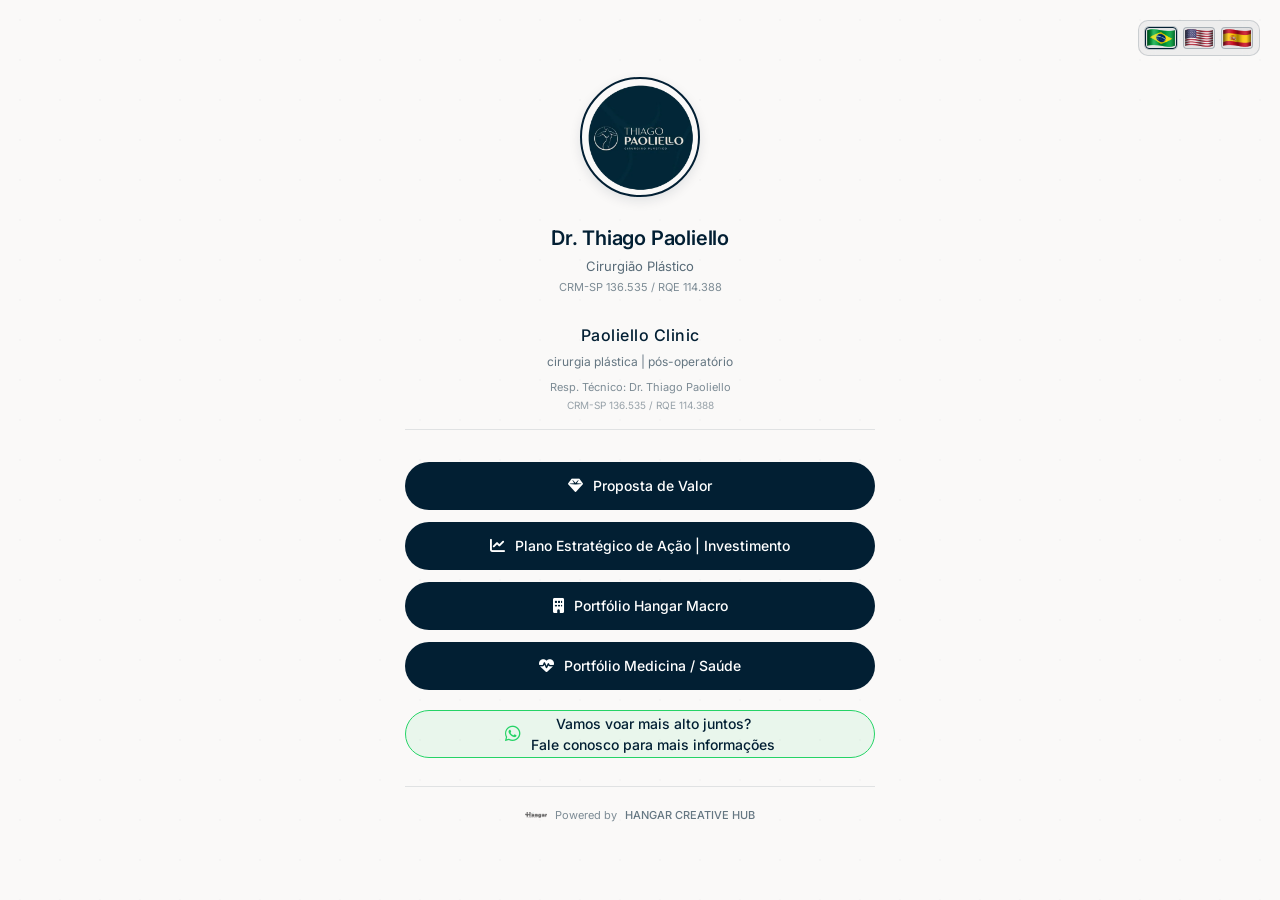
<file: index.html>
<!DOCTYPE html>
<html lang="pt-BR">
<head>
    <meta charset="UTF-8">
    <meta name="viewport" content="width=device-width, initial-scale=1.0">
    <title>Dr. Thiago Paoliello | Cirurgião Plástico</title>
    
    <!-- Fontes -->
    <link href="https://fonts.googleapis.com/css2?family=Inter:wght@300;400;500;600;700&display=swap" rel="stylesheet">
    
    <!-- CSS -->
    <link rel="stylesheet" href="style.css">
    <link rel="stylesheet" href="https://cdnjs.cloudflare.com/ajax/libs/font-awesome/6.4.0/css/all.min.css">
</head>
<body>

    <!-- Controles de idioma -->
    <div class="controls">
        <div class="language-selector">
            <button class="lang-btn pt active" data-lang="pt" title="Português">
                <img src="images/brasil.png" alt="Português" class="flag-icon">
            </button>
            <button class="lang-btn en" data-lang="en" title="English">
                <img src="images/eua.png" alt="English" class="flag-icon">
            </button>
            <button class="lang-btn es" data-lang="es" title="Español">
                <img src="images/es.png" alt="Español" class="flag-icon">
            </button>
        </div>
    </div>

    <div class="container">
        
        <!-- CONTEÚDO PORTUGUÊS -->
        <div id="content-pt" class="language-content active">
            
            <!-- Foto do Cliente -->
            <div class="logo-area">
                <img src="images/perfil.jpg" alt="Dr. Thiago Paoliello" class="clinic-photo">
                <h2 class="doctor-name">Dr. Thiago Paoliello</h2>
                <p class="doctor-title">Cirurgião Plástico</p>
                <p class="doctor-crm">CRM-SP 136.535 / RQE 114.388</p>
            </div>

            <!-- Clinic Info -->
            <div class="clinic-info">
                <h3 class="clinic-name">Paoliello Clinic</h3>
                <p class="clinic-specialty">cirurgia plástica | pós-operatório</p>
                <p class="clinical-director">Resp. Técnico: Dr. Thiago Paoliello</p>
                <p class="clinical-director-crm">CRM-SP 136.535 / RQE 114.388</p>
            </div>

            <!-- BOTÕES -->
            <div class="buttons-container">
                <a href="proposta-valor.html" class="link-button primary-button" target="_blank" rel="noopener noreferrer">
                    <div class="link-button-content">
                        <i class="fas fa-gem"></i>
                        <span class="button-text">Proposta de Valor</span>
                    </div>
                </a>

                <a href="images/proposta.png" class="link-button primary-button" target="_blank" rel="noopener noreferrer">
                    <div class="link-button-content">
                        <i class="fas fa-chart-line"></i>
                        <span class="button-text">Plano Estratégico de Ação | Investimento</span>
                    </div>
                </a>

                <a href="Portifolio/Portifolio Hangar.pdf" class="link-button primary-button" target="_blank" rel="noopener noreferrer">
                    <div class="link-button-content">
                        <i class="fas fa-building"></i>
                        <span class="button-text">Portfólio Hangar Macro</span>
                    </div>
                </a>

                <!-- BOTÃO PORTFÓLIO MEDICINA - AGORA APONTA PARA GALERIA -->
                <a href="galeria-medicos.html" class="link-button primary-button" target="_blank" rel="noopener noreferrer">
                    <div class="link-button-content">
                        <i class="fas fa-heartbeat"></i>
                        <span class="button-text">Portfólio Medicina / Saúde</span>
                    </div>
                </a>

                <!-- BOTÃO DE CONTATO - WHATSAPP -->
                <a href="https://api.whatsapp.com/send?phone=558588670785&text=Olá! Vi a proposta exclusiva para o Dr. Thiago Paoliello e quero saber mais." class="link-button contact-button" target="_blank" rel="noopener noreferrer">
                    <div class="link-button-content">
                        <i class="fab fa-whatsapp"></i>
                        <span class="button-text">Vamos voar mais alto juntos? <br/> Fale conosco para mais informações</span>
                    </div>
                </a>
            </div>

            <!-- FOOTER -->
            <div class="footer">
                <div class="footer-content">
                    <img src="images/perfil2.png" alt="Hangar" class="footer-logo">
                    <span>Powered by</span>
                    <a href="https://www.hangarcreativehub.com/" target="_blank" rel="noopener noreferrer" class="footer-link">HANGAR CREATIVE HUB</a>
                </div>
            </div>
        </div>

        <!-- CONTEÚDO INGLÊS -->
        <div id="content-en" class="language-content">
            <div class="logo-area">
                <img src="images/perfil.jpg" alt="Dr. Thiago Paoliello" class="clinic-photo">
                <h2 class="doctor-name">Dr. Thiago Paoliello</h2>
                <p class="doctor-title">Plastic Surgeon</p>
                <p class="doctor-crm">CRM-SP 136.535 / RQE 114.388</p>
            </div>

            <div class="clinic-info">
                <h3 class="clinic-name">Paoliello Clinic</h3>
                <p class="clinic-specialty">plastic surgery | postoperative care</p>
                <p class="clinical-director">Technical Director: Dr. Thiago Paoliello</p>
                <p class="clinical-director-crm">CRM-SP 136.535 / RQE 114.388</p>
            </div>

            <div class="buttons-container">
                <a href="proposta-valor.html" class="link-button primary-button" target="_blank" rel="noopener noreferrer">
                    <div class="link-button-content">
                        <i class="fas fa-gem"></i>
                        <span class="button-text">Value Proposition</span>
                    </div>
                </a>

                <a href="images/proposta.png" class="link-button primary-button" target="_blank" rel="noopener noreferrer">
                    <div class="link-button-content">
                        <i class="fas fa-chart-line"></i>
                        <span class="button-text">Strategic Action Plan</span>
                    </div>
                </a>

                <a href="Portifolio/Portifolio Hangar.pdf" class="link-button primary-button" target="_blank" rel="noopener noreferrer">
                    <div class="link-button-content">
                        <i class="fas fa-building"></i>
                        <span class="button-text">Hangar Macro Portfolio</span>
                    </div>
                </a>

                <a href="galeria-medicos.html" class="link-button primary-button" target="_blank" rel="noopener noreferrer">
                    <div class="link-button-content">
                        <i class="fas fa-heartbeat"></i>
                        <span class="button-text">Medicine / Health Portfolio</span>
                    </div>
                </a>

                <a href="https://api.whatsapp.com/send?phone=558588670785&text=Hello! I saw the exclusive proposal for Dr. Thiago Paoliello and I want to know more." class="link-button contact-button" target="_blank" rel="noopener noreferrer">
                    <div class="link-button-content">
                        <i class="fab fa-whatsapp"></i>
                        <span class="button-text">Let's fly higher together? <br/> Contact us for more information</span>
                    </div>
                </a>
            </div>

            <div class="footer">
                <div class="footer-content">
                    <img src="images/perfil2.png" alt="Hangar" class="footer-logo">
                    <span>Powered by</span>
                    <a href="https://www.hangarcreativehub.com/" target="_blank" rel="noopener noreferrer" class="footer-link">HANGAR CREATIVE HUB</a>
                </div>
            </div>
        </div>

        <!-- CONTEÚDO ESPANHOL -->
        <div id="content-es" class="language-content">
            <div class="logo-area">
                <img src="images/perfil.jpg" alt="Dr. Thiago Paoliello" class="clinic-photo">
                <h2 class="doctor-name">Dr. Thiago Paoliello</h2>
                <p class="doctor-title">Cirujano Plástico</p>
                <p class="doctor-crm">CRM-SP 136.535 / RQE 114.388</p>
            </div>

            <div class="clinic-info">
                <h3 class="clinic-name">Paoliello Clinic</h3>
                <p class="clinic-specialty">cirugía plástica | postoperatorio</p>
                <p class="clinical-director">Director Técnico: Dr. Thiago Paoliello</p>
                <p class="clinical-director-crm">CRM-SP 136.535 / RQE 114.388</p>
            </div>

            <div class="buttons-container">
                <a href="proposta-valor.html" class="link-button primary-button" target="_blank" rel="noopener noreferrer">
                    <div class="link-button-content">
                        <i class="fas fa-gem"></i>
                        <span class="button-text">Propuesta de Valor</span>
                    </div>
                </a>

                <a href="images/proposta.png" class="link-button primary-button" target="_blank" rel="noopener noreferrer">
                    <div class="link-button-content">
                        <i class="fas fa-chart-line"></i>
                        <span class="button-text">Plan Estratégico de Acción</span>
                    </div>
                </a>

                <a href="Portifolio/Portifolio Hangar.pdf" class="link-button primary-button" target="_blank" rel="noopener noreferrer">
                    <div class="link-button-content">
                        <i class="fas fa-building"></i>
                        <span class="button-text">Portafolio Hangar Macro</span>
                    </div>
                </a>

                <a href="galeria-medicos.html" class="link-button primary-button" target="_blank" rel="noopener noreferrer">
                    <div class="link-button-content">
                        <i class="fas fa-heartbeat"></i>
                        <span class="button-text">Portafolio Medicina / Salud</span>
                    </div>
                </a>

                <a href="https://api.whatsapp.com/send?phone=558588670785&text=¡Hola! Vi la propuesta exclusiva para el Dr. Thiago Paoliello y quiero saber más." class="link-button contact-button" target="_blank" rel="noopener noreferrer">
                    <div class="link-button-content">
                        <i class="fab fa-whatsapp"></i>
                        <span class="button-text">¿Volamos más alto juntos? <br/> Contáctanos para más información</span>
                    </div>
                </a>
            </div>

            <div class="footer">
                <div class="footer-content">
                    <img src="images/perfil2.png" alt="Hangar" class="footer-logo">
                    <span>Powered by</span>
                    <a href="https://www.hangarcreativehub.com/" target="_blank" rel="noopener noreferrer" class="footer-link">HANGAR CREATIVE HUB</a>
                </div>
            </div>
        </div>

    </div>

    <script src="script.js"></script>
</body>
</html>
</file>
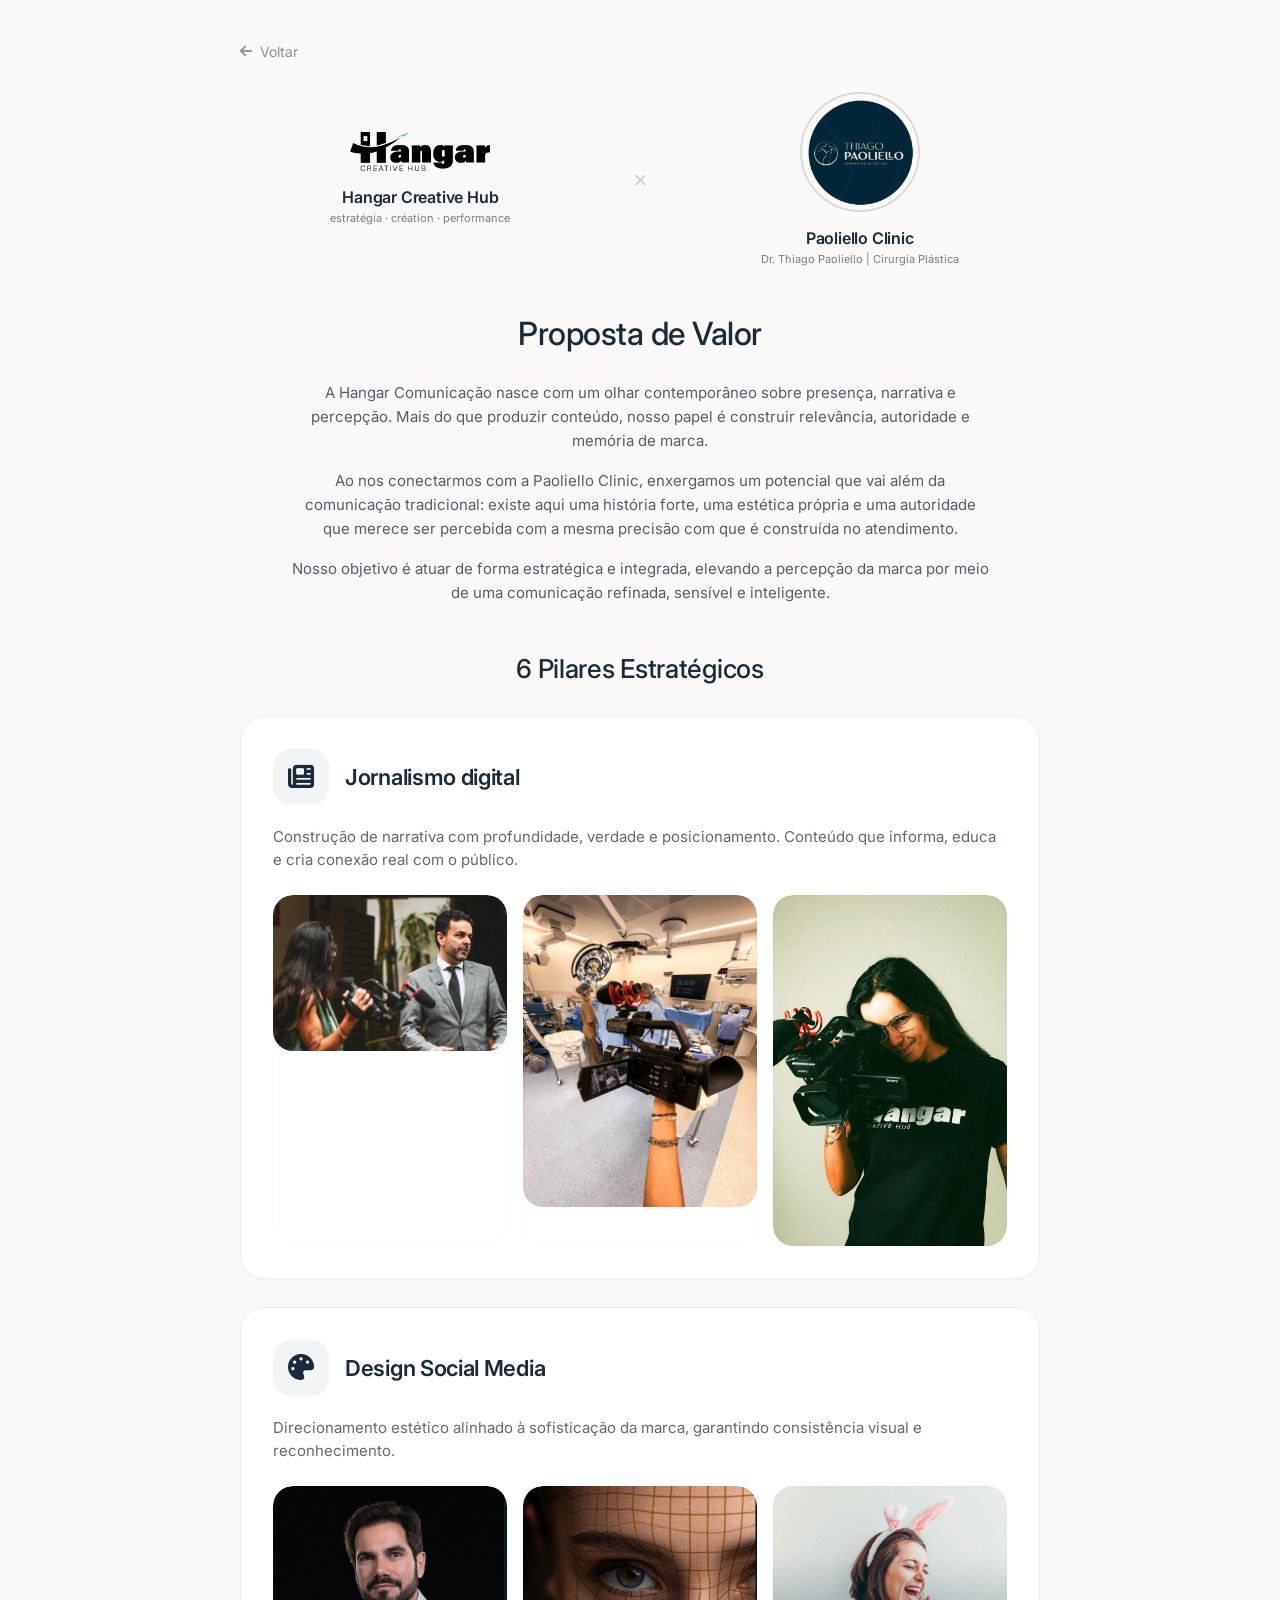
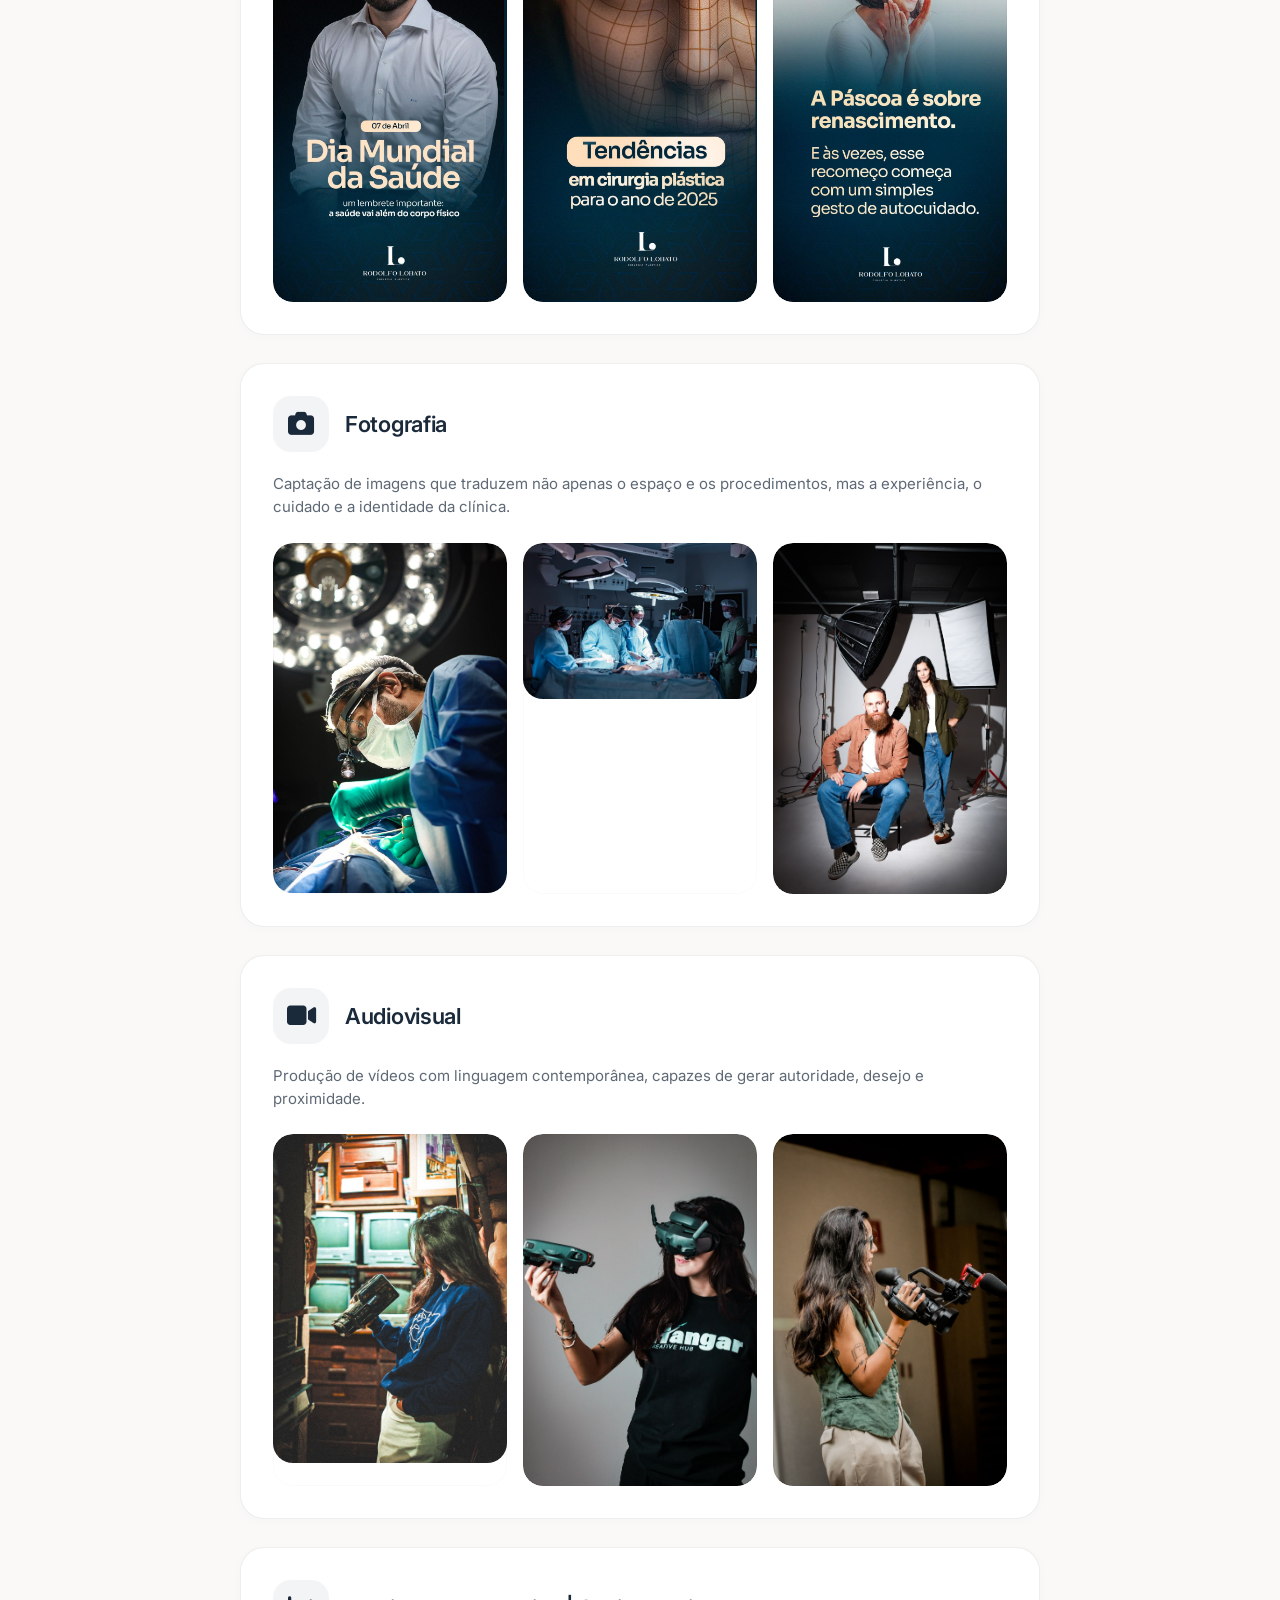
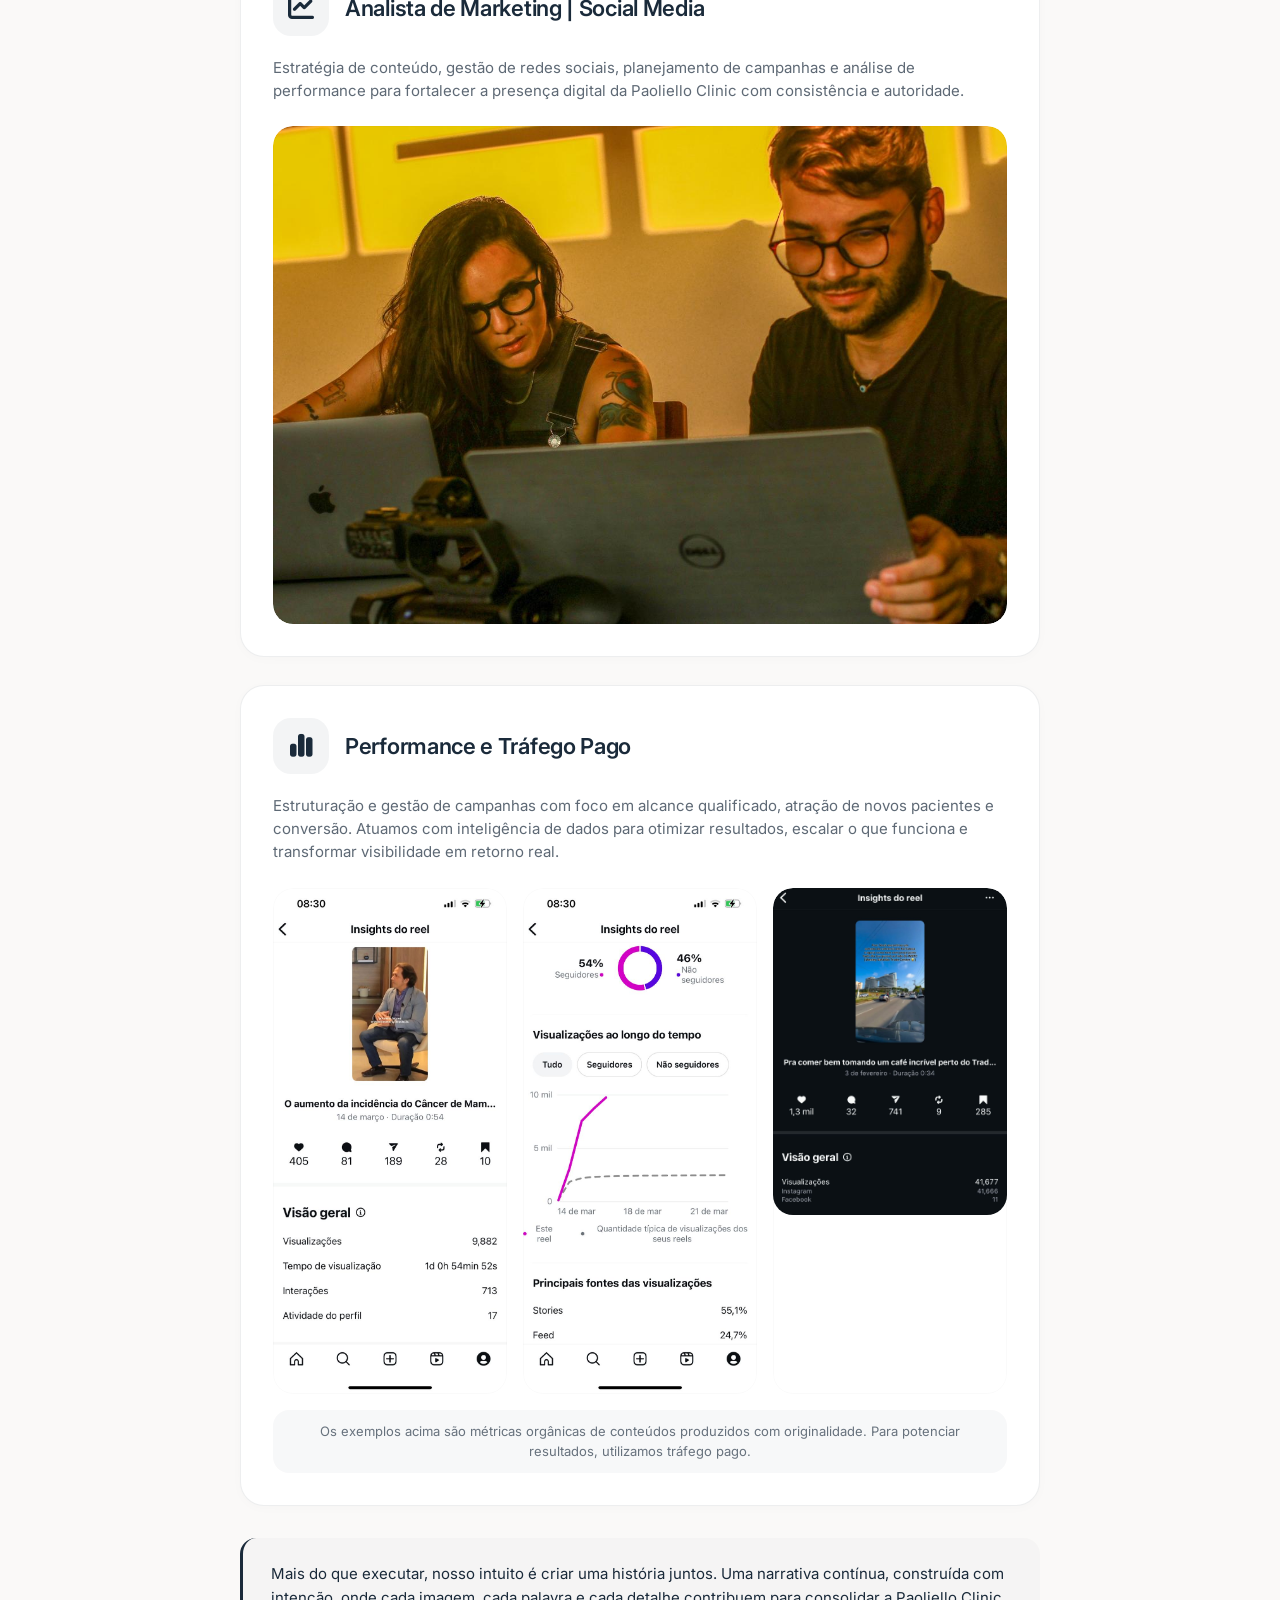
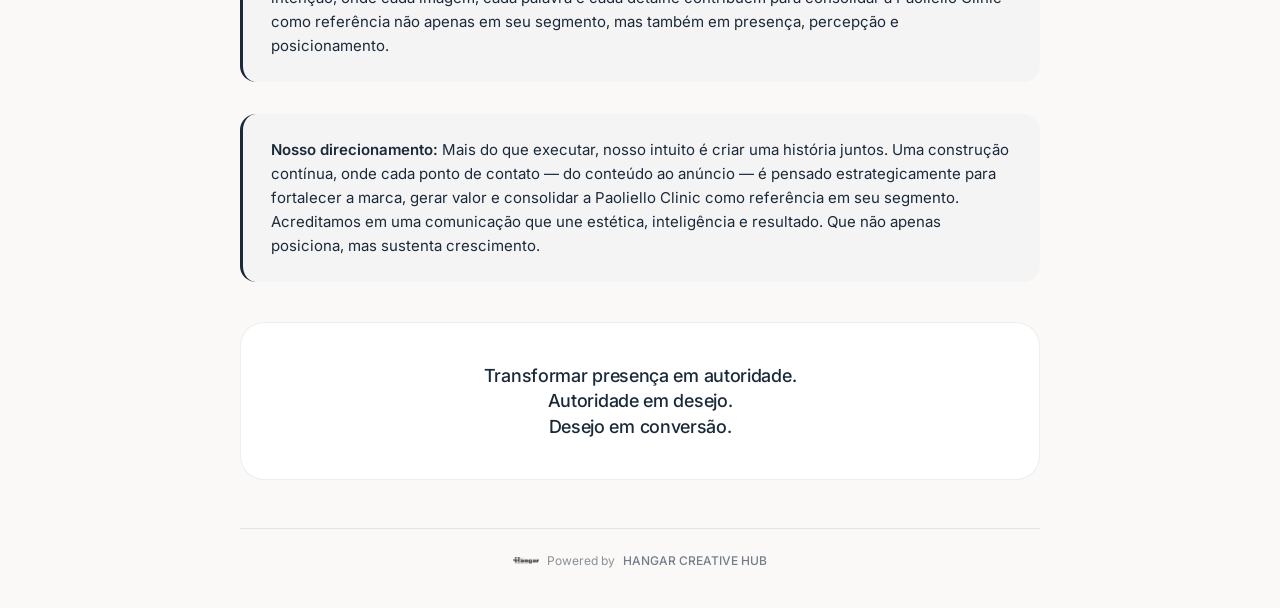
<file: proposta-valor.html>
<!DOCTYPE html>
<html lang="pt-BR">
<head>
    <meta charset="UTF-8">
    <meta name="viewport" content="width=device-width, initial-scale=1.0">
    <title>Proposta de Valor | Hangar × Paoliello Clinic</title>
    <link href="https://fonts.googleapis.com/css2?family=Inter:wght@300;400;500;600;700&display=swap" rel="stylesheet">
    <link rel="stylesheet" href="https://cdnjs.cloudflare.com/ajax/libs/font-awesome/6.4.0/css/all.min.css">
    <style>
        * {
            margin: 0;
            padding: 0;
            box-sizing: border-box;
        }
        
        body {
            background: #FAF9F8;
            font-family: 'Inter', sans-serif;
            color: #1a2a3a;
            min-height: 100vh;
            padding: 40px 24px;
        }
        
        .container {
            max-width: 800px;
            width: 100%;
            margin: 0 auto;
        }
        
        /* Back link */
        .back-link {
            display: inline-flex;
            align-items: center;
            gap: 8px;
            color: rgba(26, 42, 58, 0.5);
            text-decoration: none;
            margin-bottom: 32px;
            font-size: 14px;
            transition: color 0.2s;
        }
        
        .back-link:hover {
            color: #1a2a3a;
        }
        
        /* Header com perfis lado a lado */
        .partners-header {
            display: flex;
            justify-content: center;
            align-items: center;
            gap: 32px;
            margin-bottom: 48px;
            flex-wrap: wrap;
        }
        
        .partner {
            text-align: center;
            flex: 1;
            min-width: 160px;
        }
        
        /* Hangar logo - SEM MOLDURA, retangular */
        .hangar-logo {
            width: 140px;
            height: auto;
            object-fit: contain;
            margin-bottom: 12px;
        }
        
        /* Paoliello foto - redonda */
        .paoliello-photo {
            width: 120px;
            height: 120px;
            border-radius: 50%;
            object-fit: cover;
            border: 2px solid rgba(26, 42, 58, 0.15);
            margin-bottom: 12px;
        }
        
        .partner-name {
            font-size: 16px;
            font-weight: 600;
            letter-spacing: -0.2px;
            color: #1a2a3a;
            margin-bottom: 4px;
        }
        
        .partner-title {
            font-size: 11px;
            color: rgba(26, 42, 58, 0.6);
        }
        
        .divider-symbol {
            font-size: 24px;
            color: rgba(26, 42, 58, 0.25);
            font-weight: 300;
        }
        
        /* Títulos */
        h1 {
            font-size: 32px;
            font-weight: 500;
            letter-spacing: -0.5px;
            color: #1a2a3a;
            text-align: center;
            margin-bottom: 28px;
        }
        
        /* Bloco de texto principal */
        .intro-text {
            max-width: 700px;
            margin: 0 auto 40px auto;
        }
        
        .intro-text p {
            font-size: 15px;
            line-height: 1.6;
            color: rgba(26, 42, 58, 0.75);
            margin-bottom: 16px;
            text-align: center;
        }
        
        /* Pilares - Layout VERTICAL (um por linha) */
        .pillars-title {
            font-size: 26px;
            font-weight: 500;
            text-align: center;
            margin: 48px 0 32px 0;
            letter-spacing: -0.3px;
        }
        
        .pilar-card {
            background: #ffffff;
            border-radius: 24px;
            padding: 32px;
            margin-bottom: 28px;
            transition: all 0.3s ease;
            border: 1px solid rgba(26, 42, 58, 0.08);
            box-shadow: 0 2px 12px rgba(0, 0, 0, 0.02);
        }
        
        .pilar-card:hover {
            transform: translateY(-3px);
            border-color: rgba(26, 42, 58, 0.15);
            box-shadow: 0 12px 28px rgba(0, 0, 0, 0.05);
        }
        
        .pilar-header {
            display: flex;
            align-items: center;
            gap: 16px;
            margin-bottom: 20px;
        }
        
        .pilar-icon {
            width: 56px;
            height: 56px;
            background: rgba(26, 42, 58, 0.05);
            border-radius: 18px;
            display: flex;
            align-items: center;
            justify-content: center;
        }
        
        .pilar-icon i {
            font-size: 26px;
            color: #1a2a3a;
        }
        
        .pilar-card h3 {
            font-size: 22px;
            font-weight: 600;
            letter-spacing: -0.3px;
            color: #1a2a3a;
        }
        
        .pilar-card p {
            font-size: 15px;
            line-height: 1.55;
            color: rgba(26, 42, 58, 0.7);
            margin-bottom: 24px;
        }
        
        /* Galeria de imagens - COM ARREDONDAMENTO COMPLETO */
        .image-gallery {
            display: flex;
            gap: 16px;
            flex-wrap: wrap;
            margin-top: 8px;
        }
        
        .gallery-item {
            flex: 1;
            min-width: 140px;
            border-radius: 20px;
            overflow: hidden;
            cursor: pointer;
            transition: all 0.3s ease;
            background: transparent;
            line-height: 0;
            position: relative;
        }
        
        .gallery-item::after {
            content: '';
            position: absolute;
            top: 0;
            left: 0;
            right: 0;
            bottom: 0;
            border-radius: 20px;
            pointer-events: none;
            box-shadow: inset 0 0 0 1px rgba(0, 0, 0, 0.02);
        }
        
        .gallery-item:hover {
            transform: scale(1.02);
            box-shadow: 0 8px 20px rgba(0, 0, 0, 0.1);
        }
        
        .gallery-item img {
            width: 100%;
            height: auto;
            display: block;
            transition: transform 0.3s ease;
            border-radius: 20px;
        }
        
        .gallery-item:hover img {
            transform: scale(1.03);
        }
        
        /* Texto adicional de performance */
        .performance-note {
            margin-top: 16px;
            padding: 12px 16px;
            background: rgba(26, 42, 58, 0.03);
            border-radius: 16px;
            font-size: 13px;
            color: rgba(26, 42, 58, 0.65);
            line-height: 1.5;
            text-align: center;
        }
        
        /* Highlight blocks */
        .highlight-block {
            background: rgba(26, 42, 58, 0.02);
            border-left: 3px solid #1a2a3a;
            padding: 24px 28px;
            margin: 32px 0;
            border-radius: 16px;
        }
        
        .highlight-block p {
            font-size: 15px;
            line-height: 1.6;
            color: #1a2a3a;
        }
        
        .highlight-block strong {
            font-weight: 600;
        }
        
        .vision-block {
            text-align: center;
            padding: 40px 28px;
            background: #ffffff;
            border-radius: 24px;
            margin: 40px 0 32px;
            border: 1px solid rgba(26, 42, 58, 0.08);
        }
        
        .vision-block p {
            font-size: 18px;
            font-weight: 500;
            letter-spacing: -0.3px;
            color: #1a2a3a;
            line-height: 1.4;
        }
        
        /* FOOTER PADRONIZADO */
        .footer {
            margin-top: 48px;
            padding-top: 24px;
            border-top: 1px solid rgba(26, 42, 58, 0.1);
            text-align: center;
        }
        
        .footer-content {
            display: flex;
            align-items: center;
            justify-content: center;
            gap: 8px;
            flex-wrap: wrap;
            font-size: 12px;
            color: rgba(26, 42, 58, 0.5);
        }
        
        .footer-logo {
            width: 26px;
            height: auto;
            opacity: 0.7;
            transition: opacity 0.2s;
        }
        
        .footer-logo:hover {
            opacity: 1;
        }
        
        .footer-link {
            color: rgba(26, 42, 58, 0.6);
            text-decoration: none;
            font-weight: 500;
            transition: color 0.2s;
        }
        
        .footer-link:hover {
            color: #1a2a3a;
            text-decoration: underline;
        }
        
        @media (max-width: 680px) {
            body {
                padding: 24px 16px;
            }
            
            .container {
                max-width: 100%;
            }
            
            h1 {
                font-size: 26px;
            }
            
            .partners-header {
                gap: 16px;
            }
            
            .hangar-logo {
                width: 100px;
            }
            
            .paoliello-photo {
                width: 90px;
                height: 90px;
            }
            
            .partner-name {
                font-size: 13px;
            }
            
            .pilar-card {
                padding: 24px;
            }
            
            .pilar-icon {
                width: 48px;
                height: 48px;
            }
            
            .pilar-icon i {
                font-size: 22px;
            }
            
            .pilar-card h3 {
                font-size: 20px;
            }
            
            .pilar-card p {
                font-size: 14px;
            }
            
            .image-gallery {
                gap: 12px;
            }
            
            .gallery-item {
                min-width: calc(33.33% - 8px);
            }
            
            .highlight-block {
                padding: 20px;
            }
            
            .vision-block p {
                font-size: 16px;
            }
            
            .footer-logo {
                width: 22px;
            }
            
            .performance-note {
                font-size: 12px;
            }
        }
        
        @media (max-width: 480px) {
            .image-gallery {
                flex-direction: column;
            }
            
            .gallery-item {
                min-width: 100%;
            }
        }
    </style>
</head>
<body>
    <div class="container">
        <a href="index.html" class="back-link">
            <i class="fas fa-arrow-left"></i> Voltar
        </a>

        <!-- PERFIS LADO A LADO -->
        <div class="partners-header">
            <div class="partner">
                <img src="images/perfil2.png" alt="Hangar Creative Hub" class="hangar-logo">
                <div class="partner-name">Hangar Creative Hub</div>
                <div class="partner-title">estratégia · création · performance</div>
            </div>
            <span class="divider-symbol">×</span>
            <div class="partner">
                <img src="images/perfil.jpg" alt="Dr. Thiago Paoliello" class="paoliello-photo">
                <div class="partner-name">Paoliello Clinic</div>
                <div class="partner-title">Dr. Thiago Paoliello | Cirurgia Plástica</div>
            </div>
        </div>

        <h1>Proposta de Valor</h1>
        
        <!-- TEXTO DE ABERTURA -->
        <div class="intro-text">
            <p>A Hangar Comunicação nasce com um olhar contemporâneo sobre presença, narrativa e percepção. Mais do que produzir conteúdo, nosso papel é construir relevância, autoridade e memória de marca.</p>
            <p>Ao nos conectarmos com a Paoliello Clinic, enxergamos um potencial que vai além da comunicação tradicional: existe aqui uma história forte, uma estética própria e uma autoridade que merece ser percebida com a mesma precisão com que é construída no atendimento.</p>
            <p>Nosso objetivo é atuar de forma estratégica e integrada, elevando a percepção da marca por meio de uma comunicação refinada, sensível e inteligente.</p>
        </div>

        <!-- TÍTULO DOS PILARES -->
        <div class="pillars-title">6 Pilares Estratégicos</div>
        
        <!-- PILAR 1: Jornalismo Digital COM IMAGENS -->
        <div class="pilar-card">
            <div class="pilar-header">
                <div class="pilar-icon">
                    <i class="fas fa-newspaper"></i>
                </div>
                <h3>Jornalismo digital</h3>
            </div>
            <p>Construção de narrativa com profundidade, verdade e posicionamento. Conteúdo que informa, educa e cria conexão real com o público.</p>
            <div class="image-gallery">
                <div class="gallery-item">
                    <img src="images/foto1.jpeg" alt="Foto 1" onerror="this.src='https://placehold.co/600x450/e9ecef/1a2a3a?text=Foto+1'">
                </div>
                <div class="gallery-item">
                    <img src="images/foto2.jpeg" alt="Foto 2" onerror="this.src='https://placehold.co/600x450/e9ecef/1a2a3a?text=Foto+2'">
                </div>
                <div class="gallery-item">
                    <img src="images/foto3.jpeg" alt="Foto 3" onerror="this.src='https://placehold.co/450x600/e9ecef/1a2a3a?text=Foto+3'">
                </div>
            </div>
        </div>
        
        <!-- PILAR 2: DESIGN SOCIAL MEDIA COM IMAGENS (foto4, foto5, foto6) -->
        <div class="pilar-card">
            <div class="pilar-header">
                <div class="pilar-icon">
                    <i class="fas fa-palette"></i>
                </div>
                <h3>Design Social Media</h3>
            </div>
            <p>Direcionamento estético alinhado à sofisticação da marca, garantindo consistência visual e reconhecimento.</p>
            <div class="image-gallery">
                <div class="gallery-item">
                    <img src="images/foto4.jpeg" alt="Foto 4" onerror="this.src='https://placehold.co/600x450/e9ecef/1a2a3a?text=Foto+4'">
                </div>
                <div class="gallery-item">
                    <img src="images/foto5.jpeg" alt="Foto 5" onerror="this.src='https://placehold.co/600x450/e9ecef/1a2a3a?text=Foto+5'">
                </div>
                <div class="gallery-item">
                    <img src="images/foto6.jpeg" alt="Foto 6" onerror="this.src='https://placehold.co/600x450/e9ecef/1a2a3a?text=Foto+6'">
                </div>
            </div>
        </div>
        
        <!-- PILAR 3: Fotografia COM IMAGENS -->
        <div class="pilar-card">
            <div class="pilar-header">
                <div class="pilar-icon">
                    <i class="fas fa-camera"></i>
                </div>
                <h3>Fotografia</h3>
            </div>
            <p>Captação de imagens que traduzem não apenas o espaço e os procedimentos, mas a experiência, o cuidado e a identidade da clínica.</p>
            <div class="image-gallery">
                <div class="gallery-item">
                    <img src="images/foto7.jpeg" alt="Foto 7" onerror="this.src='https://placehold.co/600x450/e9ecef/1a2a3a?text=Foto+7'">
                </div>
                <div class="gallery-item">
                    <img src="images/foto8.jpeg" alt="Foto 8" onerror="this.src='https://placehold.co/600x450/e9ecef/1a2a3a?text=Foto+8'">
                </div>
                <div class="gallery-item">
                    <img src="images/foto9.jpeg" alt="Foto 9" onerror="this.src='https://placehold.co/600x450/e9ecef/1a2a3a?text=Foto+9'">
                </div>
            </div>
        </div>
        
        <!-- PILAR 4: Audiovisual COM IMAGENS -->
        <div class="pilar-card">
            <div class="pilar-header">
                <div class="pilar-icon">
                    <i class="fas fa-video"></i>
                </div>
                <h3>Audiovisual</h3>
            </div>
            <p>Produção de vídeos com linguagem contemporânea, capazes de gerar autoridade, desejo e proximidade.</p>
            <div class="image-gallery">
                <div class="gallery-item">
                    <img src="images/foto10.jpeg" alt="Foto 10" onerror="this.src='https://placehold.co/600x450/e9ecef/1a2a3a?text=Foto+10'">
                </div>
                <div class="gallery-item">
                    <img src="images/foto11.jpeg" alt="Foto 11" onerror="this.src='https://placehold.co/600x450/e9ecef/1a2a3a?text=Foto+11'">
                </div>
                <div class="gallery-item">
                    <img src="images/foto12.jpeg" alt="Foto 12" onerror="this.src='https://placehold.co/600x450/e9ecef/1a2a3a?text=Foto+12'">
                </div>
            </div>
        </div>
        
        <!-- PILAR 5: Analista de Marketing | Social Media COM IMAGEM 13 -->
        <div class="pilar-card">
            <div class="pilar-header">
                <div class="pilar-icon">
                    <i class="fas fa-chart-line"></i>
                </div>
                <h3>Analista de Marketing | Social Media</h3>
            </div>
            <p>Estratégia de conteúdo, gestão de redes sociais, planejamento de campanhas e análise de performance para fortalecer a presença digital da Paoliello Clinic com consistência e autoridade.</p>
            <div class="image-gallery">
                <div class="gallery-item">
                    <img src="images/foto13.jpeg" alt="Foto 13" onerror="this.src='https://placehold.co/600x450/e9ecef/1a2a3a?text=Foto+13'">
                </div>
            </div>
        </div>
        
        <!-- PILAR 6: Performance e Tráfego Pago COM 3 IMAGENS -->
        <div class="pilar-card">
            <div class="pilar-header">
                <div class="pilar-icon">
                    <i class="fas fa-chart-simple"></i>
                </div>
                <h3>Performance e Tráfego Pago</h3>
            </div>
            <p>Estruturação e gestão de campanhas com foco em alcance qualificado, atração de novos pacientes e conversão. Atuamos com inteligência de dados para otimizar resultados, escalar o que funciona e transformar visibilidade em retorno real.</p>
            <div class="image-gallery">
                <div class="gallery-item">
                    <img src="images/foto14.jpeg" alt="Métrica 1" onerror="this.src='https://placehold.co/600x450/e9ecef/1a2a3a?text=Métrica+1'">
                </div>
                <div class="gallery-item">
                    <img src="images/foto15.jpeg" alt="Métrica 2" onerror="this.src='https://placehold.co/600x450/e9ecef/1a2a3a?text=Métrica+2'">
                </div>
                <div class="gallery-item">
                    <img src="images/foto16.jpeg" alt="Métrica 3" onerror="this.src='https://placehold.co/600x450/e9ecef/1a2a3a?text=Métrica+3'">
                </div>
            </div>
            <div class="performance-note">
                Os exemplos acima são métricas orgânicas de conteúdos produzidos com originalidade. Para potenciar resultados, utilizamos tráfego pago.
            </div>
        </div>
        
        <!-- TEXTO DO MEIO -->
        <div class="highlight-block">
            <p>Mais do que executar, nosso intuito é criar uma história juntos. Uma narrativa contínua, construída com intenção, onde cada imagem, cada palavra e cada detalhe contribuem para consolidar a Paoliello Clinic como referência não apenas em seu segmento, mas também em presença, percepção e posicionamento.</p>
        </div>
        
        <!-- NOSSO DIRECIONAMENTO -->
        <div class="highlight-block">
            <p><strong>Nosso direcionamento:</strong> Mais do que executar, nosso intuito é criar uma história juntos. Uma construção contínua, onde cada ponto de contato — do conteúdo ao anúncio — é pensado estrategicamente para fortalecer a marca, gerar valor e consolidar a Paoliello Clinic como referência em seu segmento. Acreditamos em uma comunicação que une estética, inteligência e resultado. Que não apenas posiciona, mas sustenta crescimento.</p>
        </div>
        
        <!-- VISÃO FINAL -->
        <div class="vision-block">
            <p>Transformar presença em autoridade.<br>Autoridade em desejo.<br>Desejo em conversão.</p>
        </div>
        
        <!-- FOOTER PADRONIZADO -->
        <div class="footer">
            <div class="footer-content">
                <img src="images/perfil2.png" alt="Hangar" class="footer-logo">
                <span>Powered by</span>
                <a href="https://www.hangarcreativehub.com/" target="_blank" rel="noopener noreferrer" class="footer-link">HANGAR CREATIVE HUB</a>
            </div>
        </div>
    </div>
</body>
</html>
</file>
<file: style.css>
/* RESET E BASE - MINIMALISTA COM FUNDO CLARO */
* {
    margin: 0;
    padding: 0;
    box-sizing: border-box;
}

body {
    background: #FAF9F8;
    color: #021F33;
    font-family: 'Inter', sans-serif;
    line-height: 1.5;
    min-height: 100vh;
    display: flex;
    justify-content: center;
    align-items: center;
    padding: 20px;
    position: relative;
}

/* TEXTURA SUTIL NO FUNDO */
body::before {
    content: '';
    position: fixed;
    top: 0;
    left: 0;
    width: 100%;
    height: 100%;
    background-image: radial-gradient(rgba(2, 31, 51, 0.02) 1px, transparent 1px);
    background-size: 40px 40px;
    pointer-events: none;
    z-index: 0;
}

/* CONTROLES DE IDIOMA */
.controls {
    position: fixed;
    top: 20px;
    right: 20px;
    z-index: 1000;
    background: rgba(2, 31, 51, 0.05);
    backdrop-filter: blur(8px);
    border-radius: 10px;
    padding: 6px;
    border: 1px solid rgba(2, 31, 51, 0.15);
}

.language-selector {
    display: flex;
    gap: 6px;
}

.lang-btn {
    width: 32px;
    height: 22px;
    border-radius: 4px;
    border: 1px solid rgba(2, 31, 51, 0.25);
    background: rgba(2, 31, 51, 0.05);
    cursor: pointer;
    transition: all 0.2s ease;
    overflow: hidden;
}

.lang-btn:hover {
    transform: scale(1.05);
    border-color: rgba(2, 31, 51, 0.5);
}

.lang-btn.active {
    border-color: #021F33;
    box-shadow: 0 0 0 1px rgba(2, 31, 51, 0.2);
}

.flag-icon {
    width: 100%;
    height: 100%;
    object-fit: cover;
}

/* CONTAINER PRINCIPAL */
.container {
    max-width: 520px;
    width: 100%;
    padding: 40px 25px;
    text-align: center;
    position: relative;
    z-index: 2;
}

/* CONTEÚDO POR IDIOMA */
.language-content {
    display: none;
}

.language-content.active {
    display: block;
    animation: contentFadeIn 0.6s ease forwards;
}

@keyframes contentFadeIn {
    0% {
        opacity: 0;
        transform: translateY(8px);
    }
    100% {
        opacity: 1;
        transform: translateY(0);
    }
}

/* FOTO DO CLIENTE */
.logo-area {
    margin-bottom: 28px;
}

.clinic-photo {
    width: 120px;
    height: 120px;
    border-radius: 50%;
    object-fit: cover;
    border: 2px solid #021F33;
    margin-bottom: 20px;
    transition: all 0.3s ease;
    box-shadow: 0 4px 12px rgba(2, 31, 51, 0.1);
}

.clinic-photo:hover {
    transform: scale(1.02);
    box-shadow: 0 6px 16px rgba(2, 31, 51, 0.15);
}

.doctor-name {
    font-size: 20px;
    font-weight: 600;
    letter-spacing: -0.2px;
    color: #021F33;
    margin-bottom: 4px;
}

.doctor-title {
    font-size: 13px;
    color: rgba(2, 31, 51, 0.65);
    font-weight: 400;
    margin-bottom: 2px;
}

.doctor-crm {
    font-size: 11px;
    color: rgba(2, 31, 51, 0.5);
    font-weight: 400;
}

/* INFORMAÇÕES DA CLÍNICA */
.clinic-info {
    margin-bottom: 32px;
    padding-bottom: 16px;
    border-bottom: 1px solid rgba(2, 31, 51, 0.1);
}

.clinic-name {
    font-size: 16px;
    font-weight: 500;
    letter-spacing: 0.5px;
    color: #021F33;
    margin-bottom: 6px;
}

.clinic-specialty {
    font-size: 12px;
    color: rgba(2, 31, 51, 0.6);
    text-transform: lowercase;
    margin-bottom: 8px;
}

.clinical-director {
    font-size: 11px;
    color: rgba(2, 31, 51, 0.5);
    margin-bottom: 2px;
}

.clinical-director-crm {
    font-size: 10px;
    color: rgba(2, 31, 51, 0.4);
}

/* BOTÕES */
.buttons-container {
    display: flex;
    flex-direction: column;
    gap: 12px;
    margin-bottom: 28px;
}

.link-button {
    display: flex;
    align-items: center;
    justify-content: center;
    text-decoration: none;
    font-weight: 500;
    font-size: 14px;
    transition: all 0.2s ease;
    height: 48px;
    width: 100%;
    border-radius: 40px;
}

.link-button-content {
    display: flex;
    align-items: center;
    justify-content: center;
    gap: 10px;
}

.link-button i {
    font-size: 15px;
}

.button-text {
    font-size: 14px;
    font-weight: 500;
}

/* BOTÕES PRIMÁRIOS - FUNDO AZUL COM TEXTO BRANCO */
.primary-button {
    background: #021F33;
    border: none;
    color: #FFFFFF;
}

.primary-button:hover {
    background: #023048;
    transform: translateY(-2px);
    border: none;
    box-shadow: 0 4px 12px rgba(2, 31, 51, 0.2);
}

.primary-button i {
    color: #FFFFFF;
}

/* BOTÃO DE CONTATO - WHATSAPP OTIMIZADO */
.contact-button {
    background: rgba(37, 211, 102, 0.08);
    border: 1.5px solid #25D366;
    color: #021F33;
    margin-top: 8px;
    position: relative;
    overflow: hidden;
    height: 48px;
}

.contact-button::before {
    content: '';
    position: absolute;
    top: 0;
    left: -100%;
    width: 100%;
    height: 100%;
    background: linear-gradient(90deg, transparent, rgba(37, 211, 102, 0.1), transparent);
    transition: left 0.5s ease;
}

.contact-button:hover::before {
    left: 100%;
}

.contact-button:hover {
    background: rgba(37, 211, 102, 0.15);
    transform: translateY(-2px);
    border-color: #25D366;
    box-shadow: 0 4px 12px rgba(37, 211, 102, 0.2);
}

.contact-button i {
    color: #25D366;
    font-size: 18px;
    transition: transform 0.2s ease;
}

.contact-button:hover i {
    transform: scale(1.05);
}

/* FOOTER PADRONIZADO */
.footer {
    margin-top: 28px;
    padding-top: 20px;
    border-top: 1px solid rgba(2, 31, 51, 0.1);
}

.footer-content {
    display: flex;
    align-items: center;
    justify-content: center;
    gap: 8px;
    flex-wrap: wrap;
    font-size: 11px;
    color: rgba(2, 31, 51, 0.5);
}

.footer-logo {
    width: 22px;
    height: auto;
    opacity: 0.6;
    transition: opacity 0.2s;
}

.footer-logo:hover {
    opacity: 1;
}

.footer-link {
    color: rgba(2, 31, 51, 0.6);
    text-decoration: none;
    font-weight: 500;
    transition: color 0.2s;
}

.footer-link:hover {
    color: #021F33;
    text-decoration: underline;
}

/* ===================== */
/* ANIMAÇÃO DE LOADING - MINIMALISTA */
/* ===================== */

.page-loader {
    position: fixed;
    top: 0;
    left: 0;
    width: 100%;
    height: 100%;
    background: #FAF9F8;
    display: flex;
    justify-content: center;
    align-items: center;
    z-index: 9999;
    transition: opacity 0.5s ease, visibility 0.5s ease;
    opacity: 1;
    visibility: visible;
}

.page-loader.loader-hidden {
    opacity: 0;
    visibility: hidden;
}

.loader-spinner {
    position: relative;
    width: 40px;
    height: 40px;
}

.loader-ring {
    position: absolute;
    width: 100%;
    height: 100%;
    border: 1.5px solid rgba(2, 31, 51, 0.15);
    border-top-color: #021F33;
    border-radius: 50%;
    animation: spin 0.8s cubic-bezier(0.4, 0.0, 0.2, 1) infinite;
}

@keyframes spin {
    to {
        transform: rotate(360deg);
    }
}

/* RESPONSIVIDADE */
@media (max-width: 480px) {
    .container {
        padding: 30px 20px;
    }
    
    .clinic-photo {
        width: 100px;
        height: 100px;
        margin-bottom: 16px;
    }
    
    .doctor-name {
        font-size: 18px;
    }
    
    .link-button {
        height: 44px;
    }
    
    .button-text {
        font-size: 13px;
    }
    
    .controls {
        top: 12px;
        right: 12px;
        padding: 5px;
    }
    
    .lang-btn {
        width: 28px;
        height: 20px;
    }
    
    .footer-logo {
        width: 18px;
    }
    
    .footer-content {
        font-size: 10px;
        gap: 6px;
    }

    .contact-button {
        height: 44px;
    }
    
    .contact-button i {
        font-size: 16px;
    }
}

@media (max-width: 380px) {
    .clinic-photo {
        width: 88px;
        height: 88px;
    }
    
    .button-text {
        font-size: 12px;
    }
    
    .link-button i {
        font-size: 13px;
    }

    .contact-button i {
        font-size: 15px;
    }
}
</file>
